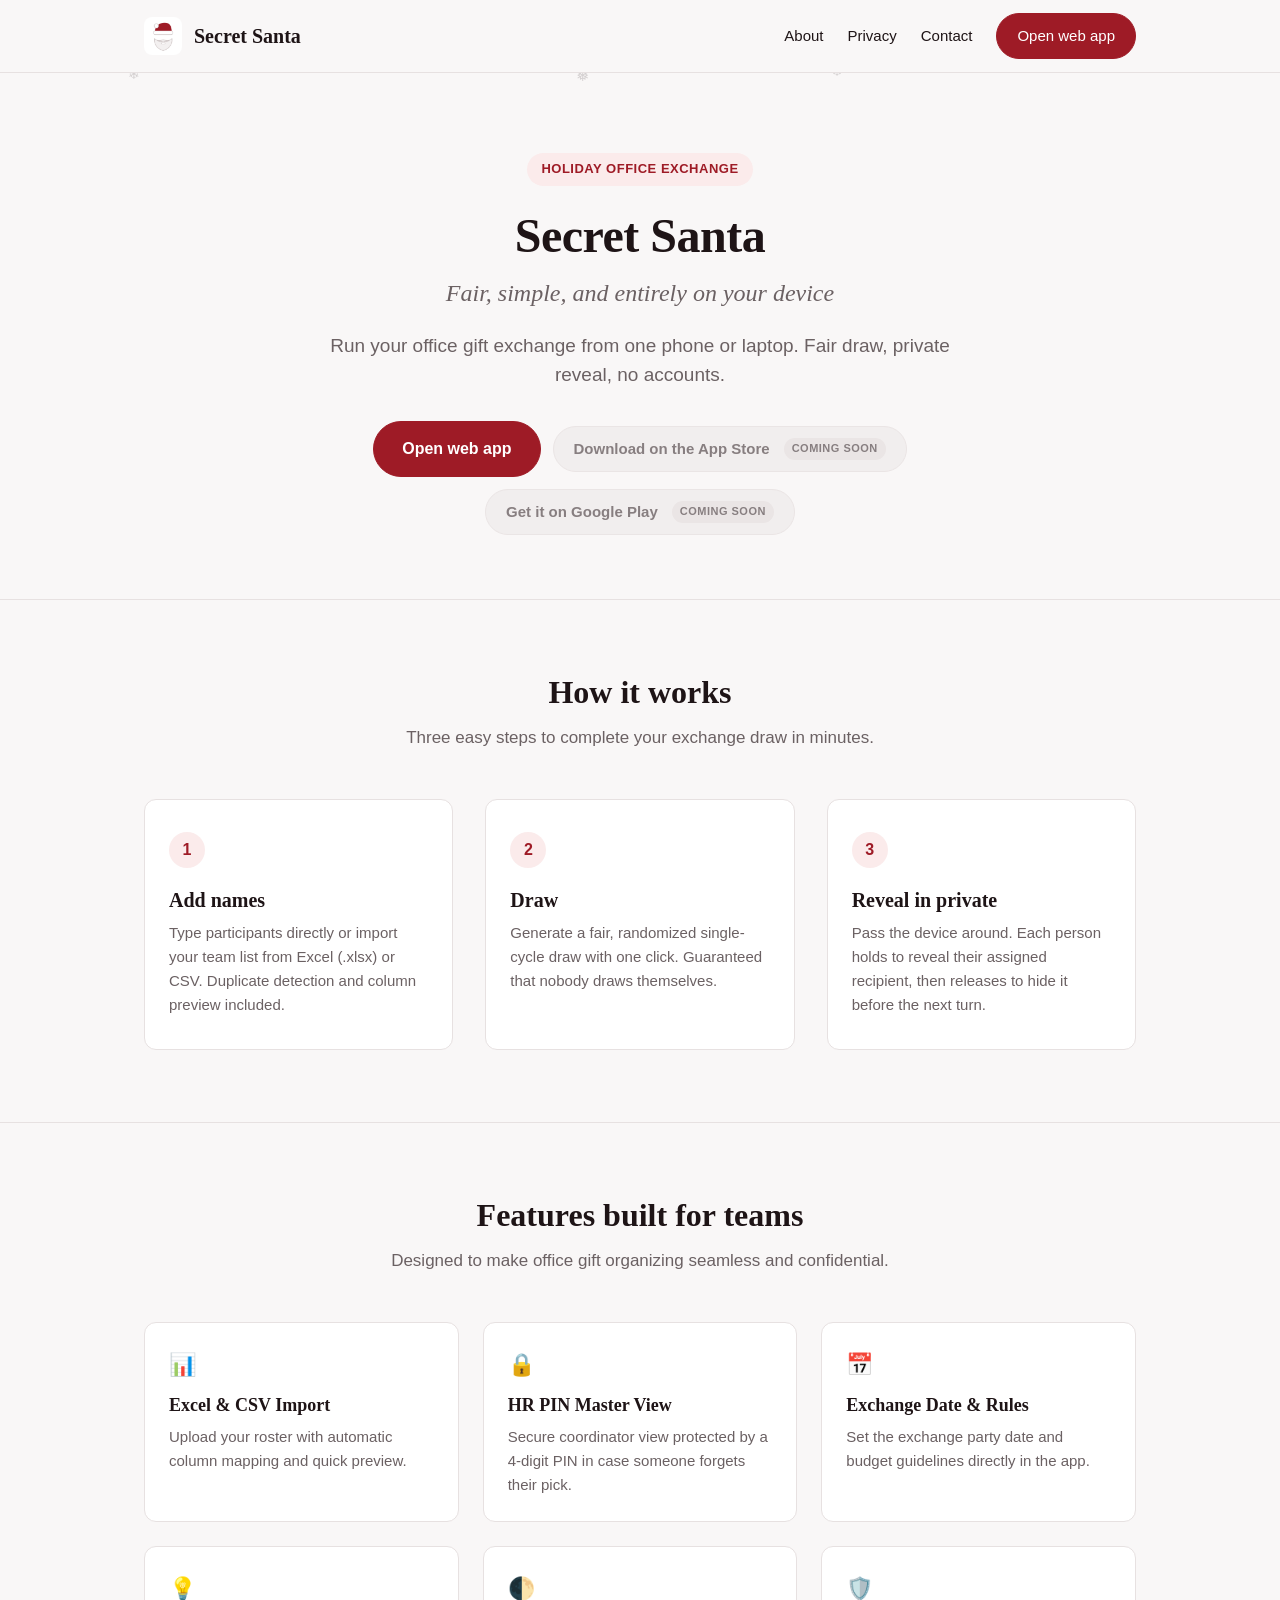
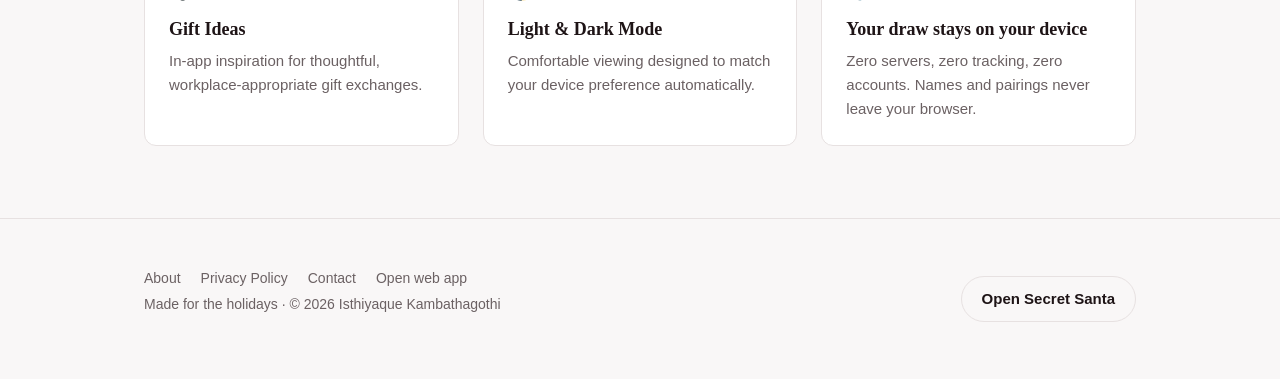
<file: site/index.html>
<!DOCTYPE html>
<html lang="en">
<head>
  <meta charset="utf-8">
  <meta name="viewport" content="width=device-width, initial-scale=1">
  <title>Secret Santa – Holiday Office Gift Exchange</title>
  <meta name="description" content="Run your office gift exchange from one phone or laptop. Fair draw, private reveal, and no accounts required.">
  <link rel="canonical" href="https://isthiyaquekb.github.io/secretsantaapp/">
  <meta name="theme-color" content="#9E1B26">
  <link rel="icon" type="image/png" href="favicon.png">
  <link rel="stylesheet" href="assets/site.css">
  <script src="assets/config.js"></script>
</head>
<body>
  <header class="site-header">
    <div class="container">
      <a href="./" class="brand">
        <img src="assets/logo.png" alt="Secret Santa Logo" class="brand-logo" width="38" height="38">
        <span>Secret Santa</span>
      </a>
      <nav aria-label="Main Navigation">
        <ul class="nav-links">
          <li><a href="about">About</a></li>
          <li><a href="privacypolicy">Privacy</a></li>
          <li><a href="contact">Contact</a></li>
          <li><a href="home/" class="btn btn-primary">Open web app</a></li>
        </ul>
      </nav>
    </div>
  </header>

  <main>
    <!-- Hero Section -->
    <section class="hero">
      <div class="snow-container" aria-hidden="true">
        <span class="snowflake" style="left: 10%; animation-duration: 6s; font-size: 14px;">❄</span>
        <span class="snowflake" style="left: 25%; animation-duration: 9s; animation-delay: 2s; font-size: 10px;">•</span>
        <span class="snowflake" style="left: 45%; animation-duration: 7s; animation-delay: 1s; font-size: 16px;">❅</span>
        <span class="snowflake" style="left: 65%; animation-duration: 8s; animation-delay: 3s; font-size: 12px;">❄</span>
        <span class="snowflake" style="left: 85%; animation-duration: 10s; animation-delay: 0.5s; font-size: 11px;">•</span>
      </div>

      <div class="container hero-content">
        <span class="hero-badge">Holiday Office Exchange</span>
        <h1 class="hero-title">Secret Santa</h1>
        <p class="hero-subtitle">Fair, simple, and entirely on your device</p>
        <p class="hero-desc">Run your office gift exchange from one phone or laptop. Fair draw, private reveal, no accounts.</p>

        <div class="hero-actions">
          <a href="home/" class="btn btn-primary btn-lg">Open web app</a>
          <a id="app-store-btn" class="btn btn-secondary btn-disabled" href="#" aria-disabled="true">
            Download on the App Store <span class="badge-soon">Coming soon</span>
          </a>
          <a id="play-store-btn" class="btn btn-secondary btn-disabled" href="#" aria-disabled="true">
            Get it on Google Play <span class="badge-soon">Coming soon</span>
          </a>
        </div>
      </div>
    </section>

    <!-- How It Works Section -->
    <section class="section">
      <div class="container">
        <div class="section-header">
          <h2 class="section-title">How it works</h2>
          <p class="section-subtitle">Three easy steps to complete your exchange draw in minutes.</p>
        </div>

        <div class="steps-grid">
          <div class="step-card">
            <div class="step-num">1</div>
            <h3>Add names</h3>
            <p>Type participants directly or import your team list from Excel (.xlsx) or CSV. Duplicate detection and column preview included.</p>
          </div>

          <div class="step-card">
            <div class="step-num">2</div>
            <h3>Draw</h3>
            <p>Generate a fair, randomized single-cycle draw with one click. Guaranteed that nobody draws themselves.</p>
          </div>

          <div class="step-card">
            <div class="step-num">3</div>
            <h3>Reveal in private</h3>
            <p>Pass the device around. Each person holds to reveal their assigned recipient, then releases to hide it before the next turn.</p>
          </div>
        </div>
      </div>
    </section>

    <!-- Features Section -->
    <section class="section">
      <div class="container">
        <div class="section-header">
          <h2 class="section-title">Features built for teams</h2>
          <p class="section-subtitle">Designed to make office gift organizing seamless and confidential.</p>
        </div>

        <div class="features-grid">
          <div class="feature-item">
            <div class="feature-icon" aria-hidden="true">📊</div>
            <h3>Excel &amp; CSV Import</h3>
            <p>Upload your roster with automatic column mapping and quick preview.</p>
          </div>

          <div class="feature-item">
            <div class="feature-icon" aria-hidden="true">🔒</div>
            <h3>HR PIN Master View</h3>
            <p>Secure coordinator view protected by a 4-digit PIN in case someone forgets their pick.</p>
          </div>

          <div class="feature-item">
            <div class="feature-icon" aria-hidden="true">📅</div>
            <h3>Exchange Date &amp; Rules</h3>
            <p>Set the exchange party date and budget guidelines directly in the app.</p>
          </div>

          <div class="feature-item">
            <div class="feature-icon" aria-hidden="true">💡</div>
            <h3>Gift Ideas</h3>
            <p>In-app inspiration for thoughtful, workplace-appropriate gift exchanges.</p>
          </div>

          <div class="feature-item">
            <div class="feature-icon" aria-hidden="true">🌓</div>
            <h3>Light &amp; Dark Mode</h3>
            <p>Comfortable viewing designed to match your device preference automatically.</p>
          </div>

          <div class="feature-item">
            <div class="feature-icon" aria-hidden="true">🛡️</div>
            <h3>Your draw stays on your device</h3>
            <p>Zero servers, zero tracking, zero accounts. Names and pairings never leave your browser.</p>
          </div>
        </div>
      </div>
    </section>
  </main>

  <footer class="site-footer">
    <div class="container">
      <div>
        <nav aria-label="Footer Navigation">
          <ul class="footer-nav">
            <li><a href="about">About</a></li>
            <li><a href="privacypolicy">Privacy Policy</a></li>
            <li><a href="contact">Contact</a></li>
            <li><a href="home/">Open web app</a></li>
          </ul>
        </nav>
        <p class="footer-tagline">Made for the holidays &middot; &copy; 2026 Isthiyaque Kambathagothi</p>
      </div>
      <div>
        <a href="home/" class="btn btn-secondary">Open Secret Santa</a>
      </div>
    </div>
  </footer>

  <script>
    (function() {
      if (window.APP_CONFIG && window.APP_CONFIG.STORE_LIVE) {
        if (window.APP_CONFIG.APP_STORE_URL) {
          var as = document.getElementById('app-store-btn');
          as.href = window.APP_CONFIG.APP_STORE_URL;
          as.className = 'btn btn-secondary';
          as.removeAttribute('aria-disabled');
          as.textContent = 'Download on the App Store';
        }
        if (window.APP_CONFIG.PLAY_STORE_URL) {
          var ps = document.getElementById('play-store-btn');
          ps.href = window.APP_CONFIG.PLAY_STORE_URL;
          ps.className = 'btn btn-secondary';
          ps.removeAttribute('aria-disabled');
          ps.textContent = 'Get it on Google Play';
        }
      }
    })();
  </script>
</body>
</html>
</file>
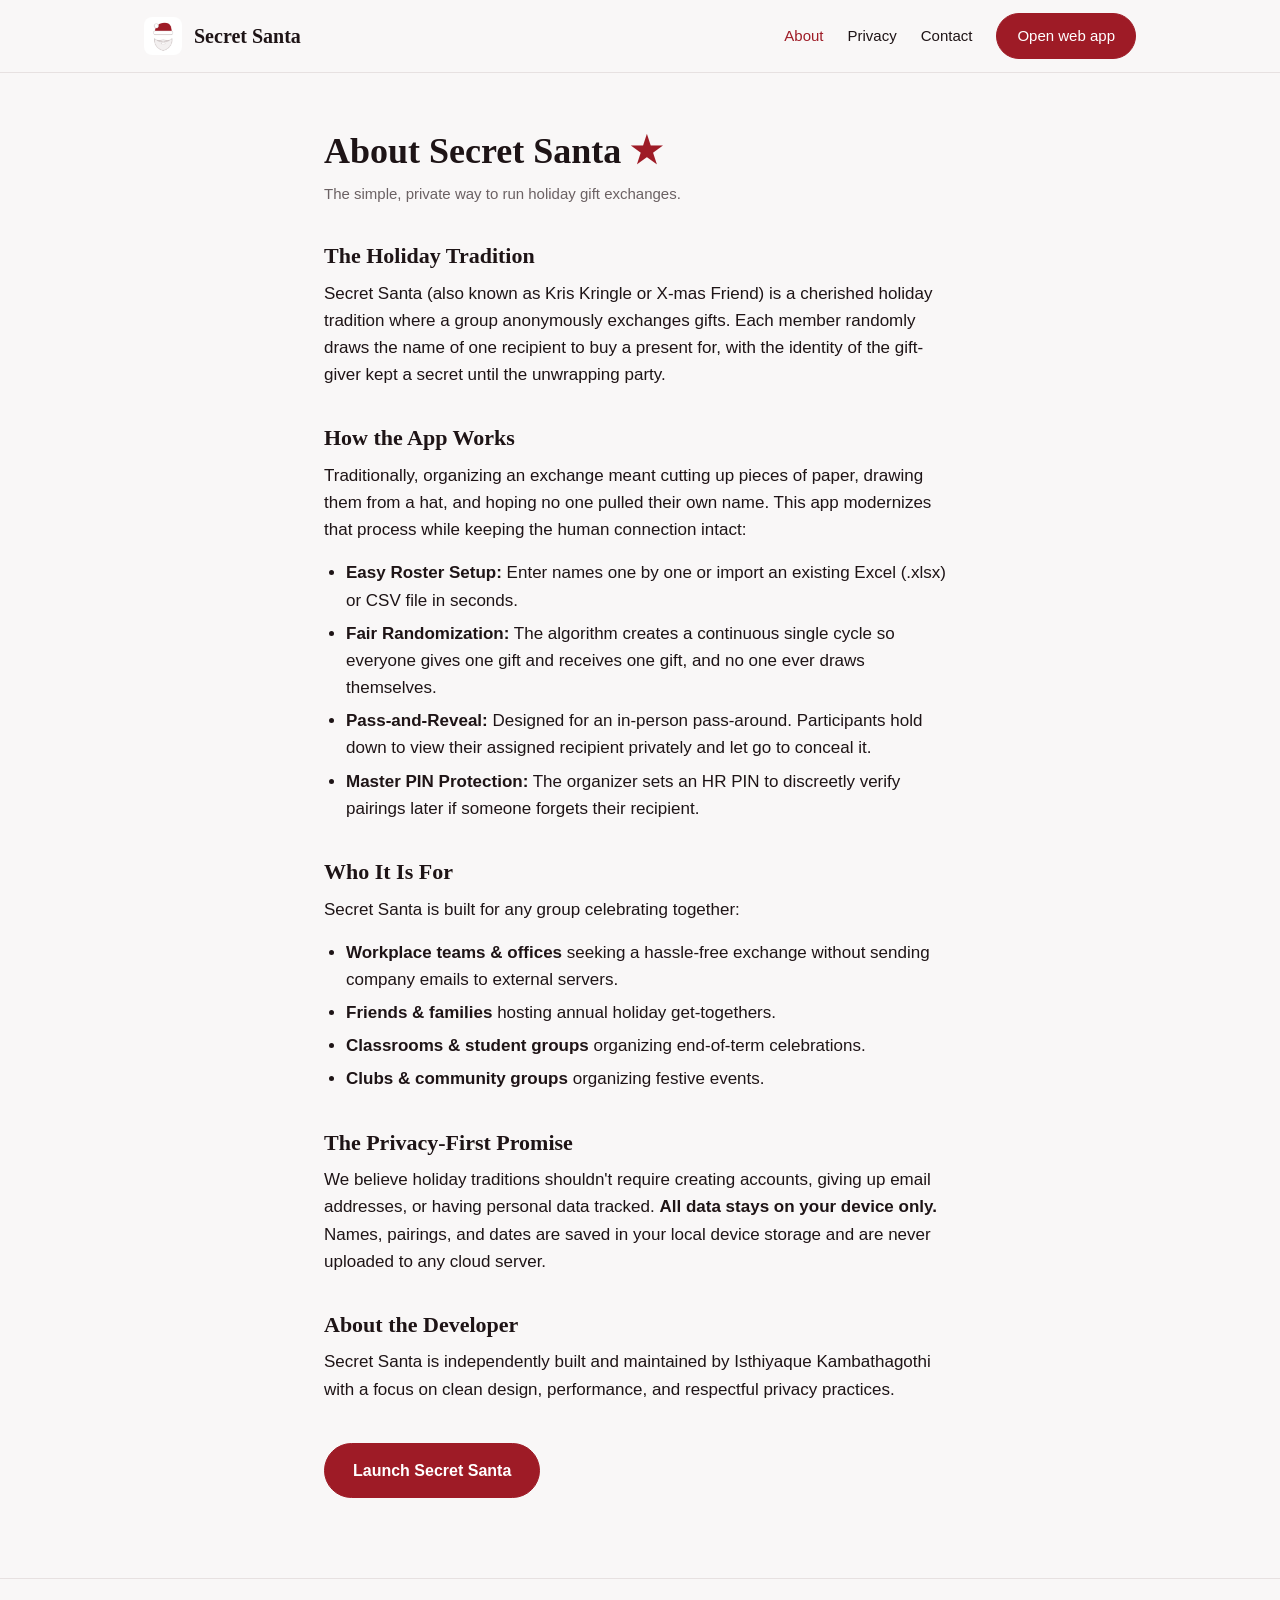
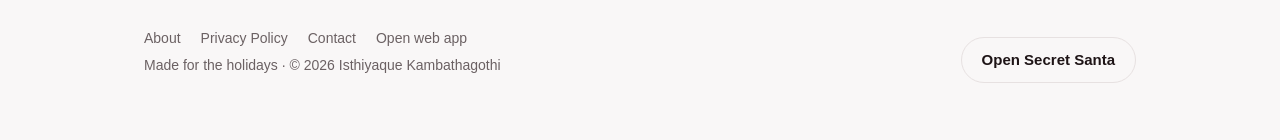
<file: site/about.html>
<!DOCTYPE html>
<html lang="en">
<head>
  <meta charset="utf-8">
  <meta name="viewport" content="width=device-width, initial-scale=1">
  <title>About – Secret Santa</title>
  <meta name="description" content="Learn about Secret Santa, the office holiday gift exchange tradition, and how our privacy-first app makes it effortless.">
  <link rel="canonical" href="https://isthiyaquekb.github.io/secretsantaapp/about">
  <meta name="theme-color" content="#9E1B26">
  <link rel="icon" type="image/png" href="favicon.png">
  <link rel="stylesheet" href="assets/site.css">
  <script src="assets/config.js"></script>
</head>
<body>
  <header class="site-header">
    <div class="container">
      <a href="./" class="brand">
        <img src="assets/logo.png" alt="Secret Santa Logo" class="brand-logo" width="38" height="38">
        <span>Secret Santa</span>
      </a>
      <nav aria-label="Main Navigation">
        <ul class="nav-links">
          <li><a href="about" style="color: var(--red);">About</a></li>
          <li><a href="privacypolicy">Privacy</a></li>
          <li><a href="contact">Contact</a></li>
          <li><a href="home/" class="btn btn-primary">Open web app</a></li>
        </ul>
      </nav>
    </div>
  </header>

  <main class="content-wrapper">
    <h1>About Secret Santa <span>★</span></h1>
    <p class="meta">The simple, private way to run holiday gift exchanges.</p>

    <h2>The Holiday Tradition</h2>
    <p>Secret Santa (also known as Kris Kringle or X-mas Friend) is a cherished holiday tradition where a group anonymously exchanges gifts. Each member randomly draws the name of one recipient to buy a present for, with the identity of the gift-giver kept a secret until the unwrapping party.</p>

    <h2>How the App Works</h2>
    <p>Traditionally, organizing an exchange meant cutting up pieces of paper, drawing them from a hat, and hoping no one pulled their own name. This app modernizes that process while keeping the human connection intact:</p>
    <ul>
      <li><strong>Easy Roster Setup:</strong> Enter names one by one or import an existing Excel (.xlsx) or CSV file in seconds.</li>
      <li><strong>Fair Randomization:</strong> The algorithm creates a continuous single cycle so everyone gives one gift and receives one gift, and no one ever draws themselves.</li>
      <li><strong>Pass-and-Reveal:</strong> Designed for an in-person pass-around. Participants hold down to view their assigned recipient privately and let go to conceal it.</li>
      <li><strong>Master PIN Protection:</strong> The organizer sets an HR PIN to discreetly verify pairings later if someone forgets their recipient.</li>
    </ul>

    <h2>Who It Is For</h2>
    <p>Secret Santa is built for any group celebrating together:</p>
    <ul>
      <li><strong>Workplace teams &amp; offices</strong> seeking a hassle-free exchange without sending company emails to external servers.</li>
      <li><strong>Friends &amp; families</strong> hosting annual holiday get-togethers.</li>
      <li><strong>Classrooms &amp; student groups</strong> organizing end-of-term celebrations.</li>
      <li><strong>Clubs &amp; community groups</strong> organizing festive events.</li>
    </ul>

    <h2>The Privacy-First Promise</h2>
    <p>We believe holiday traditions shouldn't require creating accounts, giving up email addresses, or having personal data tracked. <strong>All data stays on your device only.</strong> Names, pairings, and dates are saved in your local device storage and are never uploaded to any cloud server.</p>

    <h2>About the Developer</h2>
    <p>Secret Santa is independently built and maintained by <span id="dev-name">Isthiyaque Kambathagothi</span> with a focus on clean design, performance, and respectful privacy practices.</p>

    <div style="margin-top: 40px;">
      <a href="home/" class="btn btn-primary btn-lg">Launch Secret Santa</a>
    </div>
  </main>

  <footer class="site-footer">
    <div class="container">
      <div>
        <nav aria-label="Footer Navigation">
          <ul class="footer-nav">
            <li><a href="about">About</a></li>
            <li><a href="privacypolicy">Privacy Policy</a></li>
            <li><a href="contact">Contact</a></li>
            <li><a href="home/">Open web app</a></li>
          </ul>
        </nav>
        <p class="footer-tagline">Made for the holidays &middot; &copy; 2026 Isthiyaque Kambathagothi</p>
      </div>
      <div>
        <a href="home/" class="btn btn-secondary">Open Secret Santa</a>
      </div>
    </div>
  </footer>

  <script>
    (function() {
      if (window.APP_CONFIG && window.APP_CONFIG.DEVELOPER_NAME) {
        var el = document.getElementById('dev-name');
        if (el) el.textContent = window.APP_CONFIG.DEVELOPER_NAME;
      }
    })();
  </script>
</body>
</html>
</file>
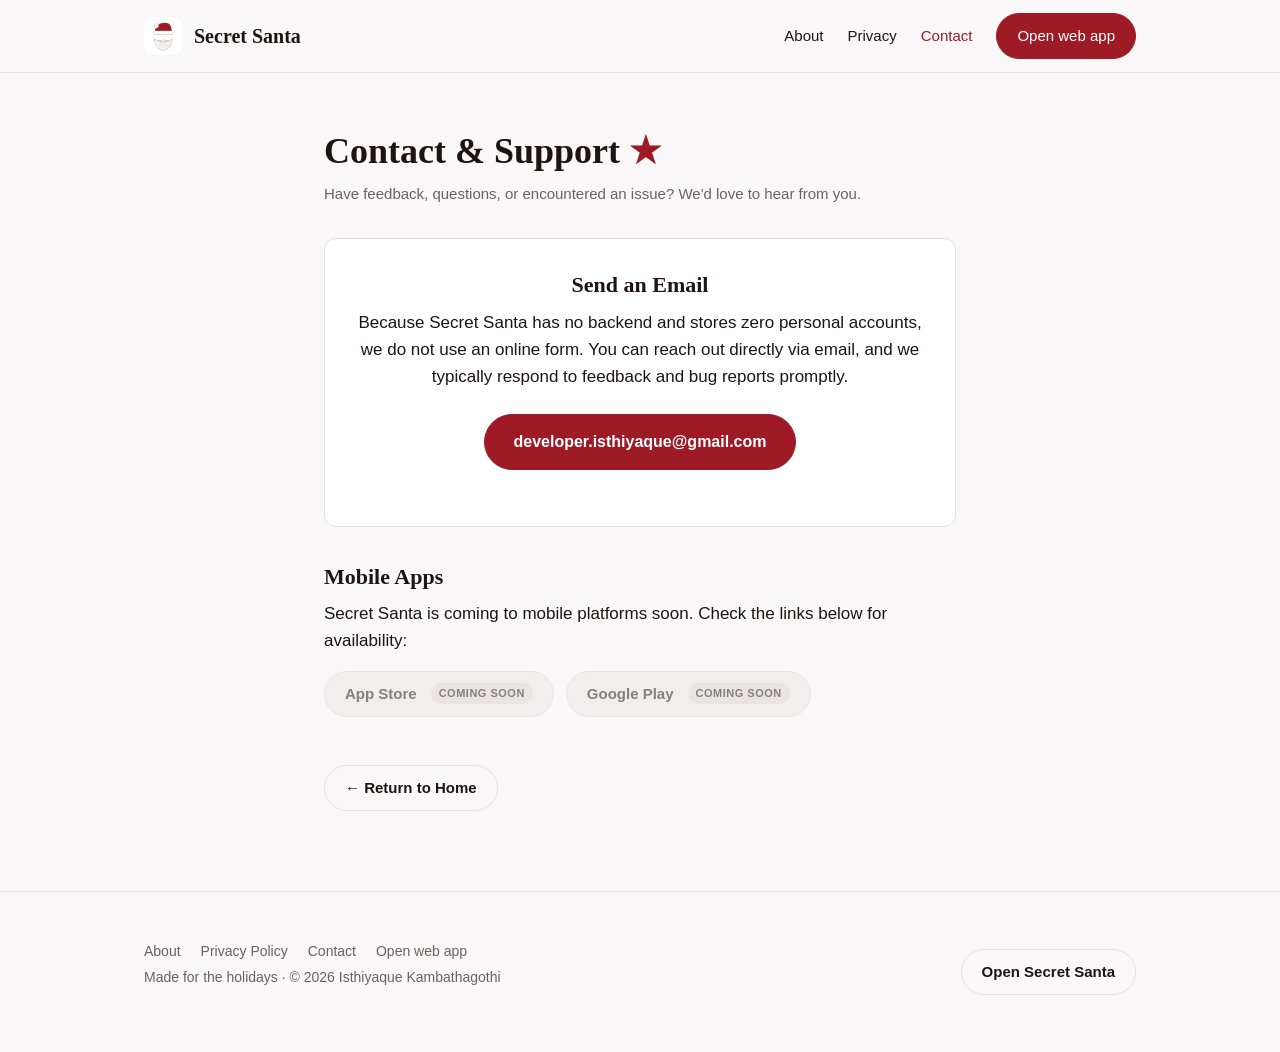
<file: site/contact.html>
<!DOCTYPE html>
<html lang="en">
<head>
  <meta charset="utf-8">
  <meta name="viewport" content="width=device-width, initial-scale=1">
  <title>Contact – Secret Santa</title>
  <meta name="description" content="Get in touch with the Secret Santa developer for support, feedback, or inquiries.">
  <link rel="canonical" href="https://isthiyaquekb.github.io/secretsantaapp/contact">
  <meta name="theme-color" content="#9E1B26">
  <link rel="icon" type="image/png" href="favicon.png">
  <link rel="stylesheet" href="assets/site.css">
  <script src="assets/config.js"></script>
</head>
<body>
  <header class="site-header">
    <div class="container">
      <a href="./" class="brand">
        <img src="assets/logo.png" alt="Secret Santa Logo" class="brand-logo" width="38" height="38">
        <span>Secret Santa</span>
      </a>
      <nav aria-label="Main Navigation">
        <ul class="nav-links">
          <li><a href="about">About</a></li>
          <li><a href="privacypolicy">Privacy</a></li>
          <li><a href="contact" style="color: var(--red);">Contact</a></li>
          <li><a href="home/" class="btn btn-primary">Open web app</a></li>
        </ul>
      </nav>
    </div>
  </header>

  <main class="content-wrapper">
    <h1>Contact &amp; Support <span>★</span></h1>
    <p class="meta">Have feedback, questions, or encountered an issue? We'd love to hear from you.</p>

    <div class="contact-card">
      <h2>Send an Email</h2>
      <p>Because Secret Santa has no backend and stores zero personal accounts, we do not use an online form. You can reach out directly via email, and we typically respond to feedback and bug reports promptly.</p>
      <p style="margin: 24px 0;">
        <a id="email-link" href="mailto:developer.isthiyaque@gmail.com" class="btn btn-primary btn-lg">
          <span id="email-text">developer.isthiyaque@gmail.com</span>
        </a>
      </p>
    </div>

    <h2>Mobile Apps</h2>
    <p>Secret Santa is coming to mobile platforms soon. Check the links below for availability:</p>
    <div style="display: flex; gap: 12px; flex-wrap: wrap; margin-top: 16px;">
      <a id="contact-appstore" class="btn btn-secondary btn-disabled" href="#" aria-disabled="true">
        App Store <span class="badge-soon">Coming soon</span>
      </a>
      <a id="contact-playstore" class="btn btn-secondary btn-disabled" href="#" aria-disabled="true">
        Google Play <span class="badge-soon">Coming soon</span>
      </a>
    </div>

    <div style="margin-top: 48px;">
      <a href="./" class="btn btn-secondary">&larr; Return to Home</a>
    </div>
  </main>

  <footer class="site-footer">
    <div class="container">
      <div>
        <nav aria-label="Footer Navigation">
          <ul class="footer-nav">
            <li><a href="about">About</a></li>
            <li><a href="privacypolicy">Privacy Policy</a></li>
            <li><a href="contact">Contact</a></li>
            <li><a href="home/">Open web app</a></li>
          </ul>
        </nav>
        <p class="footer-tagline">Made for the holidays &middot; &copy; 2026 Isthiyaque Kambathagothi</p>
      </div>
      <div>
        <a href="home/" class="btn btn-secondary">Open Secret Santa</a>
      </div>
    </div>
  </footer>

  <script>
    (function() {
      if (window.APP_CONFIG) {
        if (window.APP_CONFIG.CONTACT_EMAIL) {
          var link = document.getElementById('email-link');
          var text = document.getElementById('email-text');
          if (link) link.href = 'mailto:' + window.APP_CONFIG.CONTACT_EMAIL;
          if (text) text.textContent = window.APP_CONFIG.CONTACT_EMAIL;
        }
        if (window.APP_CONFIG.STORE_LIVE) {
          if (window.APP_CONFIG.APP_STORE_URL) {
            var as = document.getElementById('contact-appstore');
            as.href = window.APP_CONFIG.APP_STORE_URL;
            as.className = 'btn btn-secondary';
            as.removeAttribute('aria-disabled');
            as.textContent = 'App Store';
          }
          if (window.APP_CONFIG.PLAY_STORE_URL) {
            var ps = document.getElementById('contact-playstore');
            ps.href = window.APP_CONFIG.PLAY_STORE_URL;
            ps.className = 'btn btn-secondary';
            ps.removeAttribute('aria-disabled');
            ps.textContent = 'Google Play';
          }
        }
      }
    })();
  </script>
</body>
</html>
</file>
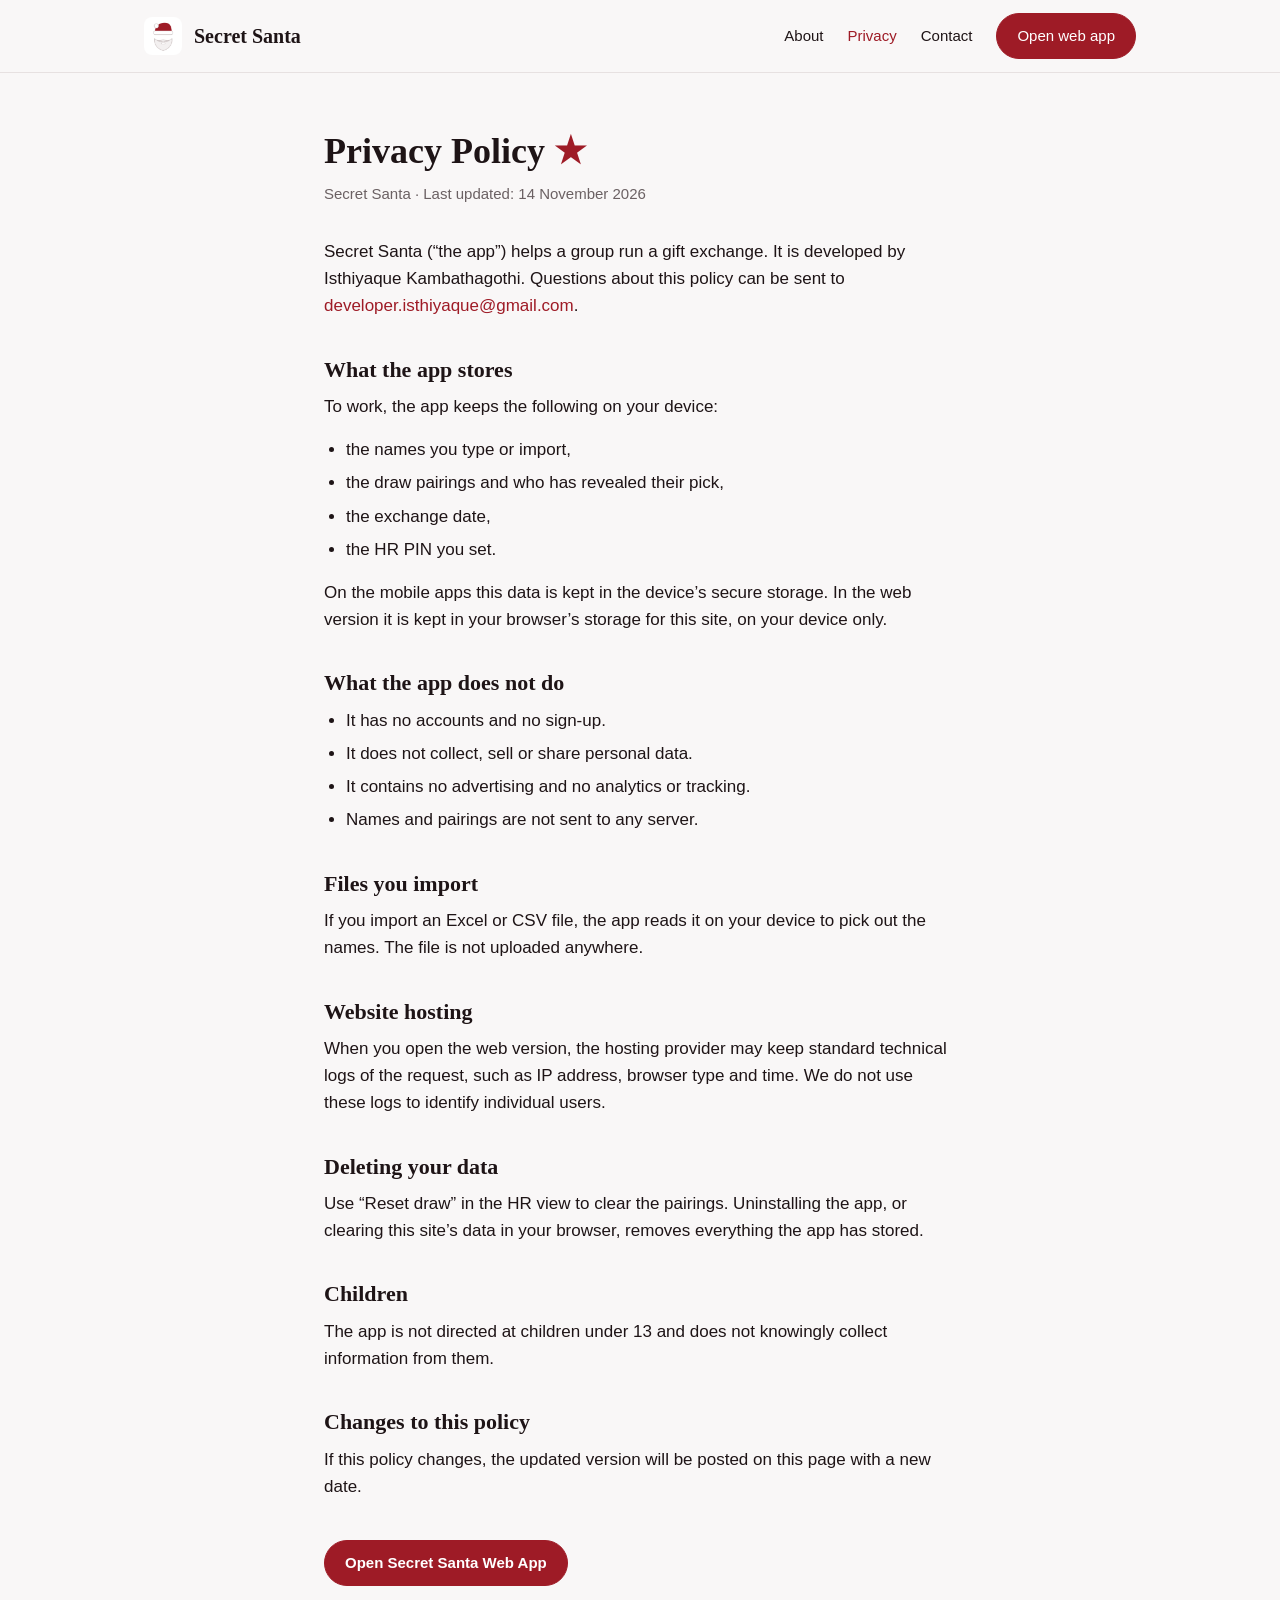
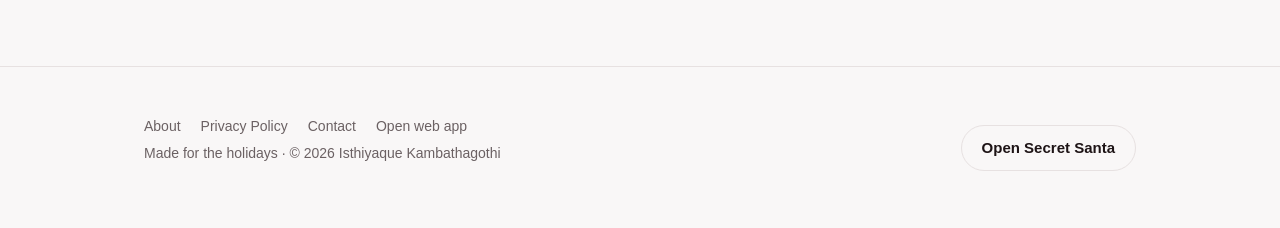
<file: site/privacypolicy.html>
<!DOCTYPE html>
<html lang="en">
<head>
  <meta charset="utf-8">
  <meta name="viewport" content="width=device-width, initial-scale=1">
  <title>Privacy Policy – Secret Santa</title>
  <meta name="description" content="Privacy policy for the Secret Santa app. We keep all data on your device only.">
  <link rel="canonical" href="https://isthiyaquekb.github.io/secretsantaapp/privacypolicy">
  <meta name="theme-color" content="#9E1B26">
  <link rel="icon" type="image/png" href="favicon.png">
  <link rel="stylesheet" href="assets/site.css">
  <script src="assets/config.js"></script>
</head>
<body>
  <header class="site-header">
    <div class="container">
      <a href="./" class="brand">
        <img src="assets/logo.png" alt="Secret Santa Logo" class="brand-logo" width="38" height="38">
        <span>Secret Santa</span>
      </a>
      <nav aria-label="Main Navigation">
        <ul class="nav-links">
          <li><a href="about">About</a></li>
          <li><a href="privacypolicy" style="color: var(--red);">Privacy</a></li>
          <li><a href="contact">Contact</a></li>
          <li><a href="home/" class="btn btn-primary">Open web app</a></li>
        </ul>
      </nav>
    </div>
  </header>

  <main class="content-wrapper">
    <h1>Privacy Policy <span>★</span></h1>
    <p class="meta">Secret Santa &middot; Last updated: 14 November 2026</p>

    <p>Secret Santa (“the app”) helps a group run a gift exchange. It is developed by Isthiyaque Kambathagothi. Questions about this policy can be sent to <a href="mailto:developer.isthiyaque@gmail.com">developer.isthiyaque@gmail.com</a>.</p>

    <h2>What the app stores</h2>
    <p>To work, the app keeps the following on your device:</p>
    <ul>
      <li>the names you type or import,</li>
      <li>the draw pairings and who has revealed their pick,</li>
      <li>the exchange date,</li>
      <li>the HR PIN you set.</li>
    </ul>
    <p>On the mobile apps this data is kept in the device’s secure storage. In the web version it is kept in your browser’s storage for this site, on your device only.</p>

    <h2>What the app does not do</h2>
    <ul>
      <li>It has no accounts and no sign-up.</li>
      <li>It does not collect, sell or share personal data.</li>
      <li>It contains no advertising and no analytics or tracking.</li>
      <li>Names and pairings are not sent to any server.</li>
    </ul>

    <h2>Files you import</h2>
    <p>If you import an Excel or CSV file, the app reads it on your device to pick out the names. The file is not uploaded anywhere.</p>

    <h2>Website hosting</h2>
    <p>When you open the web version, the hosting provider may keep standard technical logs of the request, such as IP address, browser type and time. We do not use these logs to identify individual users.</p>

    <h2>Deleting your data</h2>
    <p>Use “Reset draw” in the HR view to clear the pairings. Uninstalling the app, or clearing this site’s data in your browser, removes everything the app has stored.</p>

    <h2>Children</h2>
    <p>The app is not directed at children under 13 and does not knowingly collect information from them.</p>

    <h2>Changes to this policy</h2>
    <p>If this policy changes, the updated version will be posted on this page with a new date.</p>

    <div style="margin-top: 40px;">
      <a href="home/" class="btn btn-primary">Open Secret Santa Web App</a>
    </div>
  </main>

  <footer class="site-footer">
    <div class="container">
      <div>
        <nav aria-label="Footer Navigation">
          <ul class="footer-nav">
            <li><a href="about">About</a></li>
            <li><a href="privacypolicy">Privacy Policy</a></li>
            <li><a href="contact">Contact</a></li>
            <li><a href="home/">Open web app</a></li>
          </ul>
        </nav>
        <p class="footer-tagline">Made for the holidays &middot; &copy; 2026 Isthiyaque Kambathagothi</p>
      </div>
      <div>
        <a href="home/" class="btn btn-secondary">Open Secret Santa</a>
      </div>
    </div>
  </footer>
</body>
</html>
</file>
<file: site/assets/site.css>
:root {
  --bg: #F9F7F7;
  --surface: #FFFFFF;
  --surface-alt: #F0ECEC;
  --ink: #1E1416;
  --muted: #6B6163;
  --line: #E7E1E1;
  --red: #9E1B26;
  --red-hover: #7E141D;
  --red-light: #FBEBEB;
  --white: #FFFFFF;
  --radius-sm: 6px;
  --radius-md: 12px;
  --radius-lg: 20px;
  --max-w: 1040px;
  --font-serif: Georgia, "Times New Roman", serif;
  --font-sans: -apple-system, BlinkMacSystemFont, "Segoe UI", Roboto, Helvetica, Arial, sans-serif;
}

@media (prefers-color-scheme: dark) {
  :root {
    --bg: #171112;
    --surface: #231A1C;
    --surface-alt: #2D2224;
    --ink: #F5ECEC;
    --muted: #A8999A;
    --line: #342627;
    --red: #E5656B;
    --red-hover: #F2858A;
    --red-light: #381A1D;
  }
}

*, *::before, *::after {
  box-sizing: border-box;
}

body {
  margin: 0;
  background-color: var(--bg);
  color: var(--ink);
  font-family: var(--font-sans);
  font-size: 17px;
  line-height: 1.6;
  -webkit-font-smoothing: antialiased;
}

a {
  color: var(--red);
  text-decoration: none;
  transition: color 0.15s ease;
}

a:hover {
  text-decoration: underline;
}

a:focus-visible, button:focus-visible {
  outline: 2px solid var(--red);
  outline-offset: 3px;
}

h1, h2, h3, h4 {
  font-family: var(--font-serif);
  font-weight: 600;
  line-height: 1.25;
  color: var(--ink);
  margin: 0 0 12px;
}

p {
  margin: 0 0 16px;
}

.container {
  max-width: var(--max-w);
  margin: 0 auto;
  padding: 0 24px;
}

/* Header & Nav */
.site-header {
  border-bottom: 1px solid var(--line);
  background-color: var(--bg);
  position: sticky;
  top: 0;
  z-index: 100;
}

.site-header .container {
  display: flex;
  align-items: center;
  justify-content: space-between;
  height: 72px;
}

.brand {
  display: flex;
  align-items: center;
  gap: 12px;
  color: var(--ink);
  font-family: var(--font-serif);
  font-size: 20px;
  font-weight: 600;
  text-decoration: none;
}

.brand:hover {
  text-decoration: none;
  color: var(--red);
}

.brand-logo {
  width: 38px;
  height: 38px;
  border-radius: 8px;
  object-fit: cover;
  display: block;
}

.nav-links {
  display: flex;
  align-items: center;
  gap: 24px;
  list-style: none;
  margin: 0;
  padding: 0;
}

.nav-links a {
  color: var(--ink);
  font-weight: 500;
  font-size: 15px;
}

.nav-links a:hover {
  color: var(--red);
  text-decoration: none;
}

/* Buttons */
.btn {
  display: inline-flex;
  align-items: center;
  justify-content: center;
  gap: 8px;
  padding: 10px 20px;
  border-radius: 999px;
  font-weight: 600;
  font-size: 15px;
  text-decoration: none;
  transition: background-color 0.15s ease, transform 0.1s ease, border-color 0.15s ease;
  border: 1px solid transparent;
  cursor: pointer;
}

.btn:hover {
  text-decoration: none;
}

.btn-primary {
  background-color: var(--red);
  color: #FFFFFF !important;
  border-color: var(--red);
}

.btn-primary:hover {
  background-color: var(--red-hover);
  border-color: var(--red-hover);
}

@media (prefers-color-scheme: dark) {
  .btn-primary {
    color: #171112 !important;
  }
}

.btn-secondary {
  background-color: transparent;
  color: var(--ink);
  border-color: var(--line);
}

.btn-secondary:hover {
  background-color: var(--surface-alt);
  border-color: var(--muted);
}

.btn-disabled {
  background-color: var(--surface-alt);
  color: var(--muted);
  border-color: var(--line);
  cursor: not-allowed;
  opacity: 0.8;
}

.btn-disabled .badge-soon {
  font-size: 11px;
  font-weight: 700;
  text-transform: uppercase;
  letter-spacing: 0.5px;
  background-color: var(--line);
  color: var(--muted);
  padding: 2px 8px;
  border-radius: 999px;
  margin-left: 6px;
}

.btn-lg {
  padding: 14px 28px;
  font-size: 16px;
}

/* Hero Section */
.hero {
  position: relative;
  overflow: hidden;
  padding: 80px 0 64px;
  text-align: center;
}

.hero-content {
  max-width: 680px;
  margin: 0 auto;
  position: relative;
  z-index: 2;
}

.hero-badge {
  display: inline-block;
  padding: 6px 14px;
  background-color: var(--red-light);
  color: var(--red);
  border-radius: 999px;
  font-size: 13px;
  font-weight: 600;
  letter-spacing: 0.5px;
  text-transform: uppercase;
  margin-bottom: 20px;
}

.hero-title {
  font-size: 48px;
  letter-spacing: -0.5px;
  margin-bottom: 8px;
}

.hero-subtitle {
  font-size: 24px;
  color: var(--muted);
  font-family: var(--font-serif);
  font-style: italic;
  font-weight: 400;
  margin-bottom: 20px;
}

.hero-desc {
  font-size: 19px;
  color: var(--muted);
  margin-bottom: 32px;
  line-height: 1.5;
}

.hero-actions {
  display: flex;
  flex-wrap: wrap;
  gap: 12px;
  justify-content: center;
  align-items: center;
}

/* Subtle CSS Snow */
.snow-container {
  position: absolute;
  top: 0;
  left: 0;
  width: 100%;
  height: 100%;
  pointer-events: none;
  overflow: hidden;
  z-index: 1;
}

.snowflake {
  position: absolute;
  top: -10px;
  color: var(--muted);
  opacity: 0.25;
  user-select: none;
  animation-name: fall;
  animation-timing-function: linear;
  animation-iteration-count: infinite;
}

@keyframes fall {
  0% { transform: translateY(0); }
  100% { transform: translateY(400px); }
}

@media (prefers-reduced-motion: reduce) {
  .snowflake {
    animation: none !important;
    display: none;
  }
}

/* How It Works */
.section {
  padding: 72px 0;
  border-top: 1px solid var(--line);
}

.section-header {
  text-align: center;
  max-width: 600px;
  margin: 0 auto 48px;
}

.section-title {
  font-size: 32px;
  margin-bottom: 12px;
}

.section-subtitle {
  color: var(--muted);
  font-size: 17px;
  margin: 0;
}

.steps-grid {
  display: grid;
  grid-template-columns: repeat(auto-fit, minmax(260px, 1fr));
  gap: 32px;
}

.step-card {
  background-color: var(--surface);
  border: 1px solid var(--line);
  border-radius: var(--radius-md);
  padding: 32px 24px;
  text-align: left;
  transition: border-color 0.2s ease;
}

.step-num {
  display: inline-flex;
  align-items: center;
  justify-content: center;
  width: 36px;
  height: 36px;
  border-radius: 50%;
  background-color: var(--red-light);
  color: var(--red);
  font-weight: 700;
  font-size: 16px;
  margin-bottom: 20px;
}

.step-card h3 {
  font-size: 20px;
  margin-bottom: 8px;
}

.step-card p {
  color: var(--muted);
  margin: 0;
  font-size: 15px;
}

/* Features Grid */
.features-grid {
  display: grid;
  grid-template-columns: repeat(auto-fit, minmax(280px, 1fr));
  gap: 24px;
}

.feature-item {
  background-color: var(--surface);
  border: 1px solid var(--line);
  border-radius: var(--radius-md);
  padding: 24px;
}

.feature-icon {
  font-size: 22px;
  margin-bottom: 12px;
  display: inline-block;
  color: var(--red);
}

.feature-item h3 {
  font-size: 18px;
  margin-bottom: 8px;
}

.feature-item p {
  color: var(--muted);
  margin: 0;
  font-size: 15px;
}

/* Content Pages (About, Contact, Privacy) */
.content-wrapper {
  max-width: 680px;
  margin: 0 auto;
  padding: 56px 24px 80px;
}

.content-wrapper h1 {
  font-size: 36px;
  margin-bottom: 8px;
}

.content-wrapper h1 span {
  color: var(--red);
}

.content-wrapper .meta {
  color: var(--muted);
  font-size: 15px;
  margin-bottom: 32px;
}

.content-wrapper h2 {
  font-size: 22px;
  margin: 36px 0 10px;
}

.content-wrapper ul {
  padding-left: 22px;
  margin: 0 0 16px;
}

.content-wrapper li {
  margin-bottom: 6px;
}

.contact-card {
  background-color: var(--surface);
  border: 1px solid var(--line);
  border-radius: var(--radius-md);
  padding: 32px;
  margin: 28px 0;
  text-align: center;
}

.contact-card h2 {
  margin-top: 0;
}

/* Footer */
.site-footer {
  border-top: 1px solid var(--line);
  background-color: var(--bg);
  padding: 48px 0;
  font-size: 14px;
  color: var(--muted);
}

.site-footer .container {
  display: flex;
  flex-direction: column;
  gap: 20px;
  align-items: center;
  text-align: center;
}

@media (min-width: 640px) {
  .site-footer .container {
    flex-direction: row;
    justify-content: space-between;
    text-align: left;
  }
}

.footer-nav {
  display: flex;
  gap: 20px;
  list-style: none;
  margin: 0;
  padding: 0;
}

.footer-nav a {
  color: var(--muted);
}

.footer-nav a:hover {
  color: var(--ink);
}

.footer-tagline {
  margin-top: 4px;
}

/* Responsive tweaks */
@media (max-width: 640px) {
  .nav-links {
    gap: 14px;
  }
  .nav-links a {
    font-size: 14px;
  }
  .hero-title {
    font-size: 36px;
  }
  .hero-subtitle {
    font-size: 20px;
  }
  .hero-actions {
    flex-direction: column;
    width: 100%;
  }
  .hero-actions .btn {
    width: 100%;
  }
}
</file>
